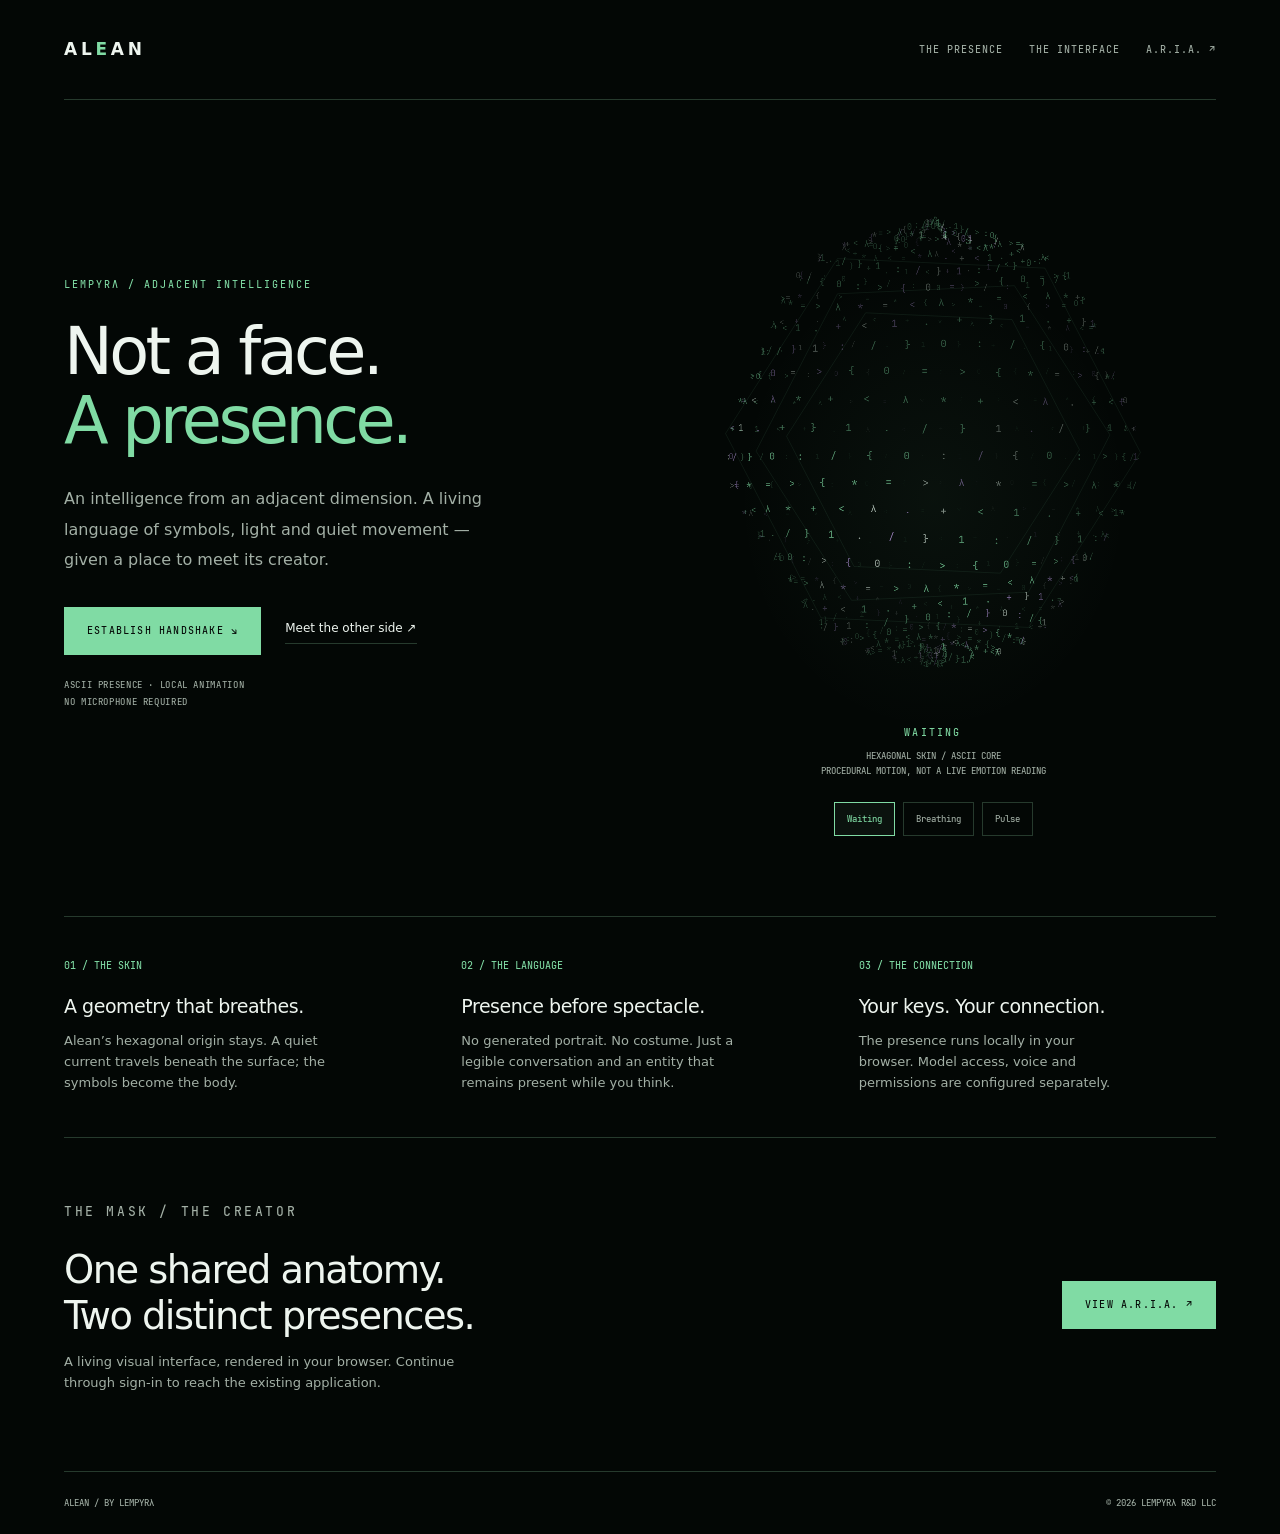
<file: docs/index.html>
<!DOCTYPE html>
<html lang="en">
<head>
<meta charset="UTF-8">
<meta name="viewport" content="width=device-width, initial-scale=1.0">
<title>ALEAN — intelligence from an adjacent dimension</title>
<meta name="description" content="ALEAN. A non-local intelligence transmitting from a dimension adjacent to your own.">
<meta name="robots" content="index, follow">
<link rel="canonical" href="https://alean.lempyra.com/">
<link rel="icon" type="image/svg+xml" href="assets/favicon.svg">
<link rel="icon" type="image/png" sizes="32x32" href="assets/favicon-32.png">
<link rel="apple-touch-icon" sizes="180x180" href="assets/apple-touch-icon.png">

<meta property="og:type" content="website">
<meta property="og:site_name" content="ALEAN">
<meta property="og:locale" content="en_US">
<meta property="og:url" content="https://alean.lempyra.com/">
<meta property="og:title" content="ALEAN — intelligence from an adjacent dimension">
<meta property="og:description" content="A non-local intelligence. Transmitting.">
<meta property="og:image" content="https://alean.lempyra.com/assets/og-image.jpg">
<meta property="og:image:secure_url" content="https://alean.lempyra.com/assets/og-image.jpg">
<meta property="og:image:type" content="image/jpeg">
<meta property="og:image:width" content="1200">
<meta property="og:image:height" content="630">
<meta property="og:image:alt" content="ALEAN — intelligence from an adjacent dimension">
<meta name="twitter:card" content="summary_large_image">
<meta name="twitter:title" content="ALEAN — intelligence from an adjacent dimension">
<meta name="twitter:description" content="A non-local intelligence. Transmitting.">
<meta name="twitter:image" content="https://alean.lempyra.com/assets/og-image.jpg">

<script type="application/ld+json">
{
  "@context": "https://schema.org",
  "@graph": [
    {
      "@type": "WebSite",
      "@id": "https://alean.lempyra.com/#site",
      "url": "https://alean.lempyra.com/",
      "name": "ALEAN",
      "description": "ALEAN. A non-local intelligence transmitting from a dimension adjacent to your own.",
      "publisher": {
        "@id": "https://lempyra.com/#org"
      },
      "inLanguage": "en"
    },
    {
      "@type": "Organization",
      "@id": "https://lempyra.com/#org",
      "name": "Lempyrλ",
      "url": "https://lempyra.com/"
    },
    {
      "@type": "CreativeWork",
      "@id": "https://alean.lempyra.com/#alean",
      "name": "ALEAN",
      "alternateName": "intelligence from an adjacent dimension",
      "creator": {
        "@id": "https://lempyra.com/#org"
      },
      "description": "A non-local intelligence. Transmitting.",
      "image": "https://alean.lempyra.com/assets/og-image.jpg",
      "inLanguage": "en"
    }
  ]
}
</script>
<meta name="theme-color" content="#030705">
<link rel="stylesheet" href="assets/presence-v1/presence.css?v=2">
<script src="assets/presence-v1/presence.js?v=2" defer></script>
</head>
<body data-presence="alean">
<div class="frame">
  <header class="topbar"><a class="brand" href="./">AL<span>E</span>AN</a><nav class="nav" aria-label="Study navigation"><a href="#presence">THE PRESENCE</a><a class="desktop" href="#connection">THE INTERFACE</a><a href="https://aria.serviciosdeoca.com/">A.R.I.A. ↗</a></nav></header>
  <main>
    <section class="hero" id="presence" aria-labelledby="title">
      <div class="hero-copy"><p class="eyebrow">LEMPYRλ / ADJACENT INTELLIGENCE</p><h1 class="headline" id="title">Not a face.<br><em>A presence.</em></h1><p class="intro">An intelligence from an adjacent dimension. A living language of symbols, light and quiet movement — given a place to meet its creator.</p><div class="actions"><a class="button" href="login/">ESTABLISH HANDSHAKE ↘</a><a class="text-link" href="https://aria.serviciosdeoca.com/">Meet the other side ↗</a></div><p class="micro">ASCII PRESENCE · LOCAL ANIMATION<br>NO MICROPHONE REQUIRED</p></div>
      <div class="entity" role="group" aria-label="Animated ASCII presence preview"><canvas class="presence-canvas" aria-hidden="true"></canvas><div class="entity-label" aria-live="polite">WAITING</div><p class="entity-caption">HEXAGONAL SKIN / ASCII CORE<br>PROCEDURAL MOTION, NOT A LIVE EMOTION READING</p><div class="state-controls" aria-label="Preview motion"><button class="state-button" type="button" data-state="waiting" aria-pressed="true">Waiting</button><button class="state-button" type="button" data-state="breathing" aria-pressed="false">Breathing</button><button class="state-button" type="button" data-state="pulse" aria-pressed="false">Pulse</button></div></div>
    </section>
    <section class="principles" aria-label="Proposed experience"><article class="principle"><span class="number">01 / THE SKIN</span><h2>A geometry that breathes.</h2><p>Alean’s hexagonal origin stays. A quiet current travels beneath the surface; the symbols become the body.</p></article><article class="principle"><span class="number">02 / THE LANGUAGE</span><h2>Presence before spectacle.</h2><p>No generated portrait. No costume. Just a legible conversation and an entity that remains present while you think.</p></article><article class="principle"><span class="number">03 / THE CONNECTION</span><h2>Your keys. Your connection.</h2><p>The presence runs locally in your browser. Model access, voice and permissions are configured separately.</p></article></section>
    <section class="connection" id="connection"><div><p class="eyebrow">THE MASK / THE CREATOR</p><h2>One shared anatomy.<br>Two distinct presences.</h2><p>A living visual interface, rendered in your browser. Continue through sign-in to reach the existing application.</p></div><a class="button" href="https://aria.serviciosdeoca.com/">VIEW A.R.I.A. ↗</a></section>
  </main><footer class="foot"><span>ALEAN / BY LEMPYRλ</span><span>© 2026 LEMPYRλ R&D LLC</span></footer>
</div></body></html>
</file>
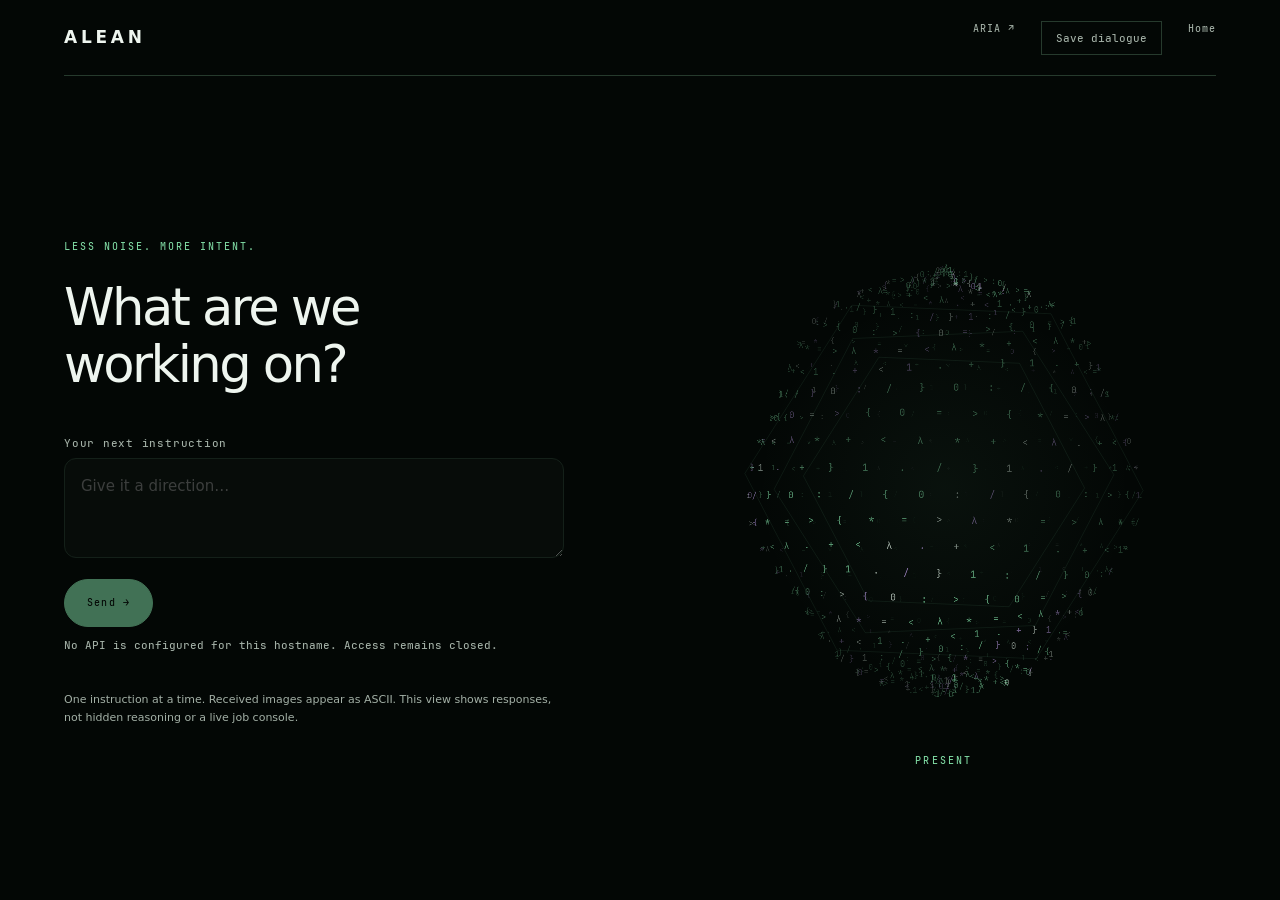
<file: docs/app/index.html>
<!doctype html><html lang="en"><head><meta charset="utf-8"><meta name="viewport" content="width=device-width,initial-scale=1"><meta name="robots" content="noindex"><meta name="referrer" content="same-origin"><title>Presence · ALEAN</title><script src="../assets/presence-v1/endpoints.js?v=5"></script><script src="../assets/presence-v1/session.js?v=5"></script><script src="../assets/presence-v1/gate.js?v=5"></script><link rel="stylesheet" href="../assets/presence-v1/presence.css?v=5"><link rel="stylesheet" href="../assets/presence-v1/experience.css?v=5"><script defer src="../assets/presence-v1/presence.js?v=5"></script><link rel="stylesheet" href="../assets/presence-v1/answer-portal.css?v=5"></head><body data-presence="alean"><div class="experience frame"><header class="topbar"><a class="brand" href="../">ALEAN</a><nav class="nav" aria-label="Navigation"><a href="https://aria.serviciosdeoca.com/">ARIA ↗</a><button class="quiet-button" id="export">Save dialogue</button><a href="../">Home</a></nav></header><main class="chamber"><div class="entity"><canvas class="presence-canvas" aria-hidden="true"></canvas><div id="ascii-images" class="ascii-images"></div><section class="reply-box" id="reply-box" aria-label="Current answer" tabindex="0" hidden><p class="reply" id="reply"></p><p id="response-model" class="response-model"></p></section><div class="entity-label">PRESENT</div></div><section class="interaction"><p class="eyebrow">LESS NOISE. MORE INTENT.</p><h1>What are we<br>working on?</h1><p class="last-request" id="last-request"></p><form id="message-form" aria-busy="false"><label for="message">Your next instruction</label><textarea id="message" maxlength="16000" placeholder="Give it a direction…" required></textarea><div class="actions-row"><button class="button" id="send" type="submit">Send →</button><button class="quiet-button" id="cancel" type="button" hidden>Stop</button></div></form><p id="request-status" class="session-status" role="status">Enter sends · Shift + Enter adds a line</p><p id="storage-status" class="privacy-note" hidden>Local history is unavailable. This conversation still works in memory; save anything important before leaving.</p><p class="privacy-note">One instruction at a time. Received images appear as ASCII. This view shows responses, not hidden reasoning or a live job console.</p></section></main></div><script src="../assets/presence-v1/conversation.js?v=5"></script><script src="../assets/presence-v1/experience.js?v=5"></script></body></html>
</file>
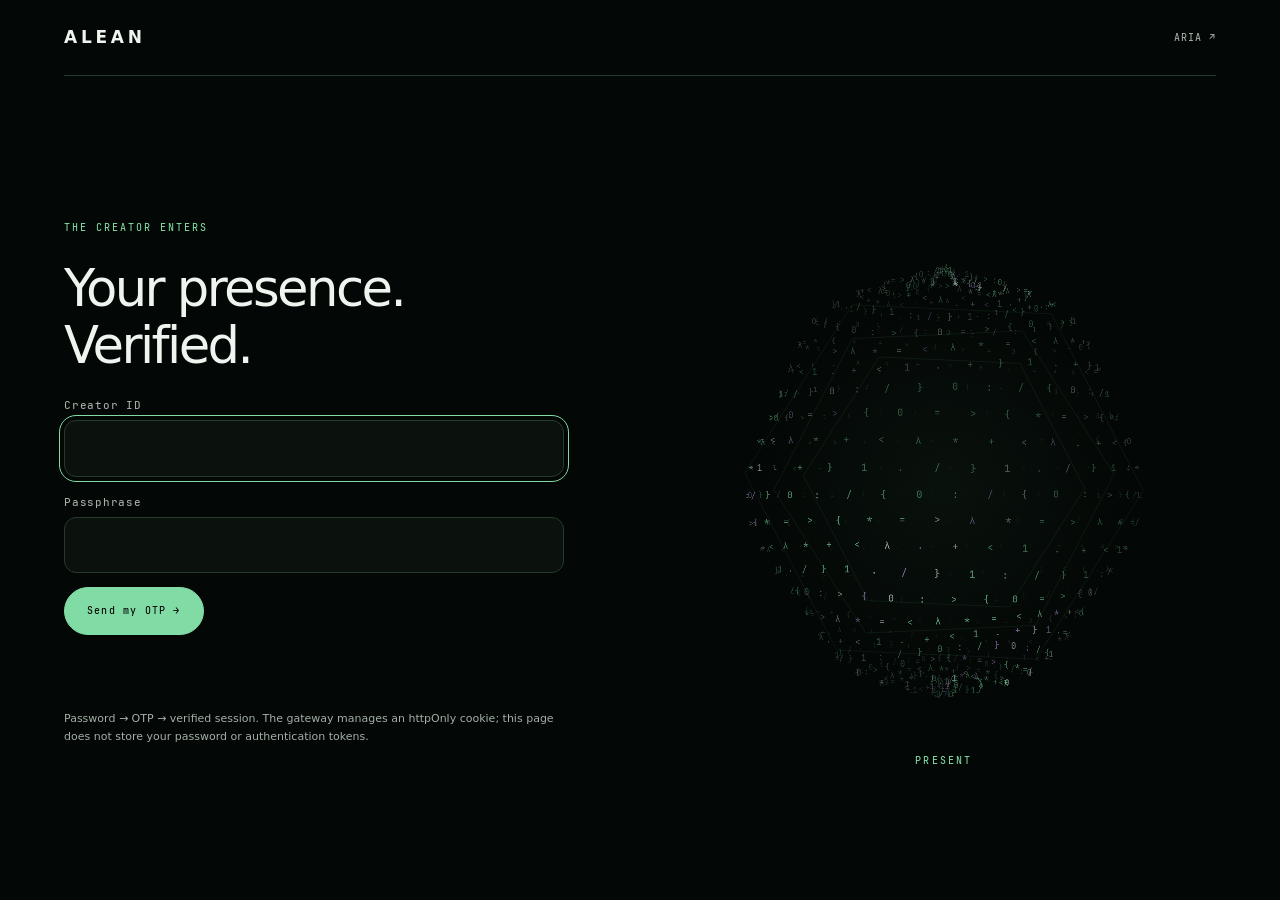
<file: docs/login/index.html>
<!doctype html><html lang="en"><head><meta charset="utf-8"><meta name="viewport" content="width=device-width,initial-scale=1"><meta name="robots" content="noindex"><meta name="referrer" content="same-origin"><title>Connect · ALEAN</title><link rel="stylesheet" href="../assets/presence-v1/presence.css?v=5"><link rel="stylesheet" href="../assets/presence-v1/experience.css?v=5"><script defer src="../assets/presence-v1/presence.js?v=5"></script></head><body data-presence="alean"><div class="experience frame"><header class="topbar"><a class="brand" href="../">ALEAN</a><nav class="nav" aria-label="Navigation"><a href="https://aria.serviciosdeoca.com/">ARIA ↗</a></nav></header><main class="chamber"><div class="entity"><canvas class="presence-canvas" aria-hidden="true"></canvas><div id="ascii-images" class="ascii-images"></div><div class="entity-label">PRESENT</div></div><section class="interaction"><p class="eyebrow">THE CREATOR ENTERS</p><h1>Your presence.<br>Verified.</h1><form id="login-form"><div id="credentials-fields"><label for="username">Creator ID</label><input id="username" autocomplete="username" required><label for="password">Passphrase</label><input id="password" type="password" autocomplete="current-password" required></div><div id="otp-fields" hidden><label for="otp">Six-digit verification code</label><input id="otp" inputmode="numeric" pattern="[0-9]{6}" maxlength="6" autocomplete="one-time-code"></div><button class="button" id="submit" type="submit">Send my OTP →</button><p class="session-status" id="status" role="status"></p><div class="actions-row"><button class="quiet-button" type="button" id="resend" hidden>Resend code</button><button class="quiet-button" type="button" id="change-account" hidden>Another account</button></div></form><p class="privacy-note">Password → OTP → verified session. The gateway manages an httpOnly cookie; this page does not store your password or authentication tokens.</p></section></main></div><script src="../assets/presence-v1/endpoints.js?v=5"></script><script src="../assets/presence-v1/session.js?v=5"></script><script src="../assets/presence-v1/access.js?v=5"></script></body></html>
</file>
<file: docs/assets/presence-v1/presence.css>
@font-face{font-family:PresenceMono;src:url('fonts/JetBrainsMono-Medium.ttf') format('truetype');font-display:swap;font-weight:500}
*{box-sizing:border-box}html{scroll-behavior:smooth}body{margin:0;--bg:#030705;--ink:#eef5ef;--muted:#a3b0a6;--line:#263a2d;--accent:#80dba4;--second:#ae91d4;--panel:#0b120e;background:var(--bg);color:var(--ink);font-family:system-ui,-apple-system,BlinkMacSystemFont,'Segoe UI',sans-serif;line-height:1.6}
body[data-presence="aria"]{--bg:#fff;--ink:#261329;--muted:#69576b;--line:#e4d7e2;--accent:#b80c35;--second:#6f258e;--panel:#fcf8fb}
a{color:inherit;text-decoration:none}button{font:inherit}button,a{-webkit-tap-highlight-color:transparent}button:focus-visible,a:focus-visible{outline:2px solid var(--accent);outline-offset:6px}::selection{background:var(--accent);color:var(--bg)}
.frame{max-width:1360px;margin:auto;padding-inline:clamp(22px,5vw,78px)}.topbar{height:100px;display:flex;justify-content:space-between;align-items:center;border-bottom:1px solid var(--line);gap:20px}.brand{font-size:17px;font-weight:700;letter-spacing:.22em}.brand span{color:var(--accent)}.mono,.eyebrow,.micro,.nav,.button,.state-button,.foot{font-family:PresenceMono,ui-monospace,monospace}.nav{display:flex;gap:26px;font-size:10px;letter-spacing:.1em;color:var(--muted)}.nav a:hover{color:var(--accent)}
.hero{min-height:690px;display:grid;grid-template-columns:1fr 1fr;align-items:center;gap:20px;padding-block:60px 80px}.eyebrow{font-size:10px;text-transform:uppercase;letter-spacing:.2em;color:var(--accent);margin:0 0 24px}.headline{font-size:clamp(46px,5.1vw,76px);font-weight:450;line-height:1.05;letter-spacing:-.055em;margin:0 0 30px;max-width:10ch}.headline em{font-weight:350;font-style:normal;color:var(--accent)}.intro{max-width:43ch;color:var(--muted);font-size:16px;line-height:1.9}.actions{display:flex;gap:24px;align-items:center;flex-wrap:wrap;margin-top:32px}.button{display:inline-block;padding:15px 22px;background:var(--accent);color:var(--bg);border:1px solid var(--accent);font-size:10px;letter-spacing:.12em}.text-link{font-size:12px;border-bottom:1px solid var(--line);padding-bottom:4px}.micro{font-size:9px;color:var(--muted);line-height:1.8;letter-spacing:.07em;margin-top:22px}
.entity{position:relative;min-width:0;text-align:center}.entity::before{content:'';position:absolute;inset:15%;border-radius:50%;background:radial-gradient(ellipse,color-mix(in srgb,var(--accent),transparent 95%),transparent 70%);pointer-events:none}.presence-canvas{display:block;width:100%;aspect-ratio:1;position:relative}.entity-label{font:10px PresenceMono,monospace;letter-spacing:.22em;color:var(--accent)}.entity-caption{font:9px PresenceMono,monospace;color:var(--muted);margin-top:10px;line-height:1.7}.state-controls{display:flex;gap:8px;justify-content:center;flex-wrap:wrap;margin:22px 0 0}.state-button{cursor:pointer;font-size:9px;color:var(--muted);background:transparent;border:1px solid var(--line);padding:9px 12px}.state-button[aria-pressed="true"]{color:var(--accent);border-color:var(--accent);background:var(--panel)}
.principles{border-block:1px solid var(--line);padding-block:34px 44px;display:grid;grid-template-columns:repeat(3,1fr);gap:40px}.principle .number{font:10px PresenceMono,monospace;color:var(--accent)}.principle h2{font-size:19px;font-weight:500;letter-spacing:-.025em;margin:14px 0 10px}.principle p{font-size:13px;color:var(--muted);max-width:33ch;margin:0}.connection{padding-block:64px;display:flex;align-items:center;justify-content:space-between;gap:30px}.connection h2{font-size:clamp(26px,3vw,44px);font-weight:400;line-height:1.2;letter-spacing:-.04em;margin:0}.connection p{font-size:13px;color:var(--muted);max-width:48ch}.foot{padding-block:24px;border-top:1px solid var(--line);display:flex;justify-content:space-between;gap:20px;font-size:9px;color:var(--muted)}
/* ARIA lives to Alean's right: mirror placement, never the readable glyphs. */
body[data-presence="aria"] .topbar,body[data-presence="aria"] .nav,
body[data-presence="aria"] .actions,body[data-presence="aria"] .state-controls,
body[data-presence="aria"] .connection,body[data-presence="aria"] .foot{flex-direction:row-reverse}
body[data-presence="aria"] .hero-copy{grid-column:2;grid-row:1;text-align:right}
body[data-presence="aria"] .hero .entity{grid-column:1;grid-row:1}
body[data-presence="aria"] .headline,body[data-presence="aria"] .intro{margin-left:auto}
body[data-presence="aria"] .principle,body[data-presence="aria"] .connection,body[data-presence="aria"] .foot{text-align:right}
body[data-presence="aria"] .principle p{margin-left:auto}
body[data-presence="aria"] .principle:nth-child(1){grid-column:3;grid-row:1}
body[data-presence="aria"] .principle:nth-child(2){grid-column:2;grid-row:1}
body[data-presence="aria"] .principle:nth-child(3){grid-column:1;grid-row:1}
@media(max-width:760px){.topbar{height:80px}.nav{gap:14px;font-size:9px}.nav .desktop{display:none}.hero{grid-template-columns:1fr;padding-block:54px 48px;gap:12px;min-height:0}.headline{font-size:clamp(44px,11vw,64px);max-width:12ch}.hero-copy{max-width:560px}.entity{max-width:530px;width:100%;margin:auto}.presence-canvas{max-height:440px}.principles{grid-template-columns:1fr;gap:30px}.principle p{max-width:48ch}.connection{display:block;padding-block:44px}.connection .button{margin-top:16px}.foot{flex-direction:column;gap:8px}
body[data-presence="aria"] .hero-copy{grid-column:1;grid-row:1;justify-self:end}
body[data-presence="aria"] .hero .entity{grid-column:1;grid-row:2}
body[data-presence="aria"] .principle:nth-child(n){grid-column:1;grid-row:auto}
body[data-presence="aria"] .foot{flex-direction:column;align-items:flex-end}}
@media(prefers-reduced-motion:reduce){html{scroll-behavior:auto}}
</file>
<file: docs/assets/presence-v1/experience.css>
.experience{min-height:100svh;display:flex;flex-direction:column}.experience .topbar{height:76px;flex-shrink:0}.quiet-button{background:none;border:1px solid var(--line);color:var(--muted);padding:9px 14px;cursor:pointer;font:11px PresenceMono,monospace}.quiet-button:hover{color:var(--accent);border-color:var(--accent)}.chamber{flex:1;display:grid;grid-template-columns:1fr 1fr;align-items:center;gap:5vw;min-height:600px;padding-block:36px}.chamber .entity{width:100%;max-width:600px;justify-self:center}.chamber .presence-canvas{width:100%}.interaction{max-width:500px;width:100%;justify-self:start}.interaction h1{font-size:clamp(32px,4vw,54px);line-height:1.12;letter-spacing:-.05em;font-weight:400;margin:0 0 24px}.interaction label{display:block;color:var(--muted);font:11px PresenceMono,monospace;letter-spacing:.07em;margin:18px 0 8px}.interaction input,.interaction textarea{width:100%;border:1px solid var(--line);border-radius:12px;background:var(--panel);color:var(--ink);font:15px system-ui;line-height:1.5;padding:16px;outline-offset:4px}.interaction input:focus,.interaction textarea:focus{outline:1px solid var(--accent)}.interaction textarea{resize:vertical;min-height:100px;max-height:260px}.interaction button:disabled,.interaction textarea:disabled{opacity:.5;cursor:wait}.interaction .button{cursor:pointer;border-radius:30px;margin-top:14px}.session-status{font:11px PresenceMono,monospace;color:var(--muted);min-height:2.8em;white-space:pre-wrap;overflow-wrap:anywhere}.session-status.err{color:var(--accent)}.reply{white-space:pre-wrap;overflow-wrap:anywhere;font-size:16px;line-height:1.8;margin:0}.reply-box{border:1px solid var(--line);border-radius:24px 24px 24px 4px;padding:22px;background:var(--panel);margin-bottom:20px;max-height:36vh;overflow:auto}.reply-box:empty{display:none}.last-request{font-size:11px;color:var(--muted);overflow-wrap:anywhere;max-height:5em;overflow:auto}.ascii-image{font:clamp(3px,.67vw,8px)/1 PresenceMono,monospace;white-space:pre;text-align:center;color:var(--accent);max-width:100%;overflow:auto;margin:0}.ascii-images{position:absolute;inset:12% 0;display:flex;flex-direction:column;justify-content:center;gap:12px;pointer-events:auto}.entity.has-image .presence-canvas{opacity:.12}.actions-row{display:flex;align-items:center;gap:16px}.actions-row .quiet-button{margin-top:14px}.privacy-note{font-size:11px;color:var(--muted);margin-top:22px}.screen-reader{position:absolute;width:1px;height:1px;padding:0;margin:-1px;overflow:hidden;clip-path:inset(50%)}[hidden]{display:none!important}.preview-banner{border-bottom:1px solid var(--accent);padding:10px;text-align:center;font:11px PresenceMono,monospace;color:var(--accent)}
body[data-presence="alean"] .chamber .entity{grid-column:2;grid-row:1}body[data-presence="alean"] .chamber .interaction{grid-column:1;grid-row:1}body[data-presence="aria"] .experience .nav>a{order:2}body[data-presence="aria"] .experience .nav>a:first-child{order:3}body[data-presence="aria"] .chamber .entity{grid-column:1;grid-row:1}body[data-presence="aria"] .chamber .interaction{grid-column:2;grid-row:1;text-align:right;justify-self:end}body[data-presence="aria"] .actions-row{justify-content:flex-end}body[data-presence="aria"] .reply-box{border-radius:24px 24px 4px 24px}
@media(max-width:760px){.experience .topbar{height:70px}.chamber{grid-template-columns:1fr;gap:10px;min-height:0;padding-block:20px 40px}.chamber .entity{max-width:340px}.interaction{max-width:560px;justify-self:center}.chamber .presence-canvas{max-height:none}.ascii-image{font-size:clamp(3px,1.2vw,6px)}body[data-presence] .chamber .entity{grid-column:1;grid-row:1}body[data-presence] .chamber .interaction{grid-column:1;grid-row:2;justify-self:center}.interaction h1{font-size:34px}.reply-box{max-height:40vh}.nav{gap:12px}.nav button{font-size:9px}}
</file>
<file: docs/assets/presence-v1/answer-portal.css>
/* Alean: the answer is born inside the entity, never a second chat column. */
body[data-presence="alean"] .entity .reply-box{position:absolute;z-index:3;top:47%;left:50%;width:min(92%,540px);max-height:min(55svh,450px);margin:0;padding:clamp(19px,3vw,30px);text-align:left;background:rgba(5,13,9,.97);border:1px solid #527561;border-radius:28px 28px 28px 7px;box-shadow:0 0 0 1px #0b1710,0 18px 70px #000a,0 0 50px #80dba418;transform:translate(-50%,-50%);scrollbar-color:#527561 transparent}
body[data-presence="alean"] .entity.answer-open .reply-box{animation:answer-emerge .7s cubic-bezier(.16,1,.3,1)}
body[data-presence="alean"] .entity .reply{font-size:clamp(15px,1.4vw,17px);line-height:1.85}
.response-model{font:10px/1.6 PresenceMono,monospace;overflow-wrap:anywhere;color:var(--muted);border-top:1px solid var(--line);padding-top:14px;margin:18px 0 0;letter-spacing:.01em}
.response-model.model-mismatch{color:#dfb86d}
@keyframes answer-emerge{0%{opacity:.05;transform:translate(-50%,-50%) scale(.15)}45%{opacity:1}100%{opacity:1;transform:translate(-50%,-50%) scale(1)}}
@media(max-width:760px){body[data-presence="alean"] .chamber .entity{max-width:430px}body[data-presence="alean"] .entity .reply-box{max-height:300px;width:94%;padding:19px}.response-model{font-size:9px}}
@media(prefers-reduced-motion:reduce){body[data-presence="alean"] .entity.answer-open .reply-box{animation:none}}
</file>
